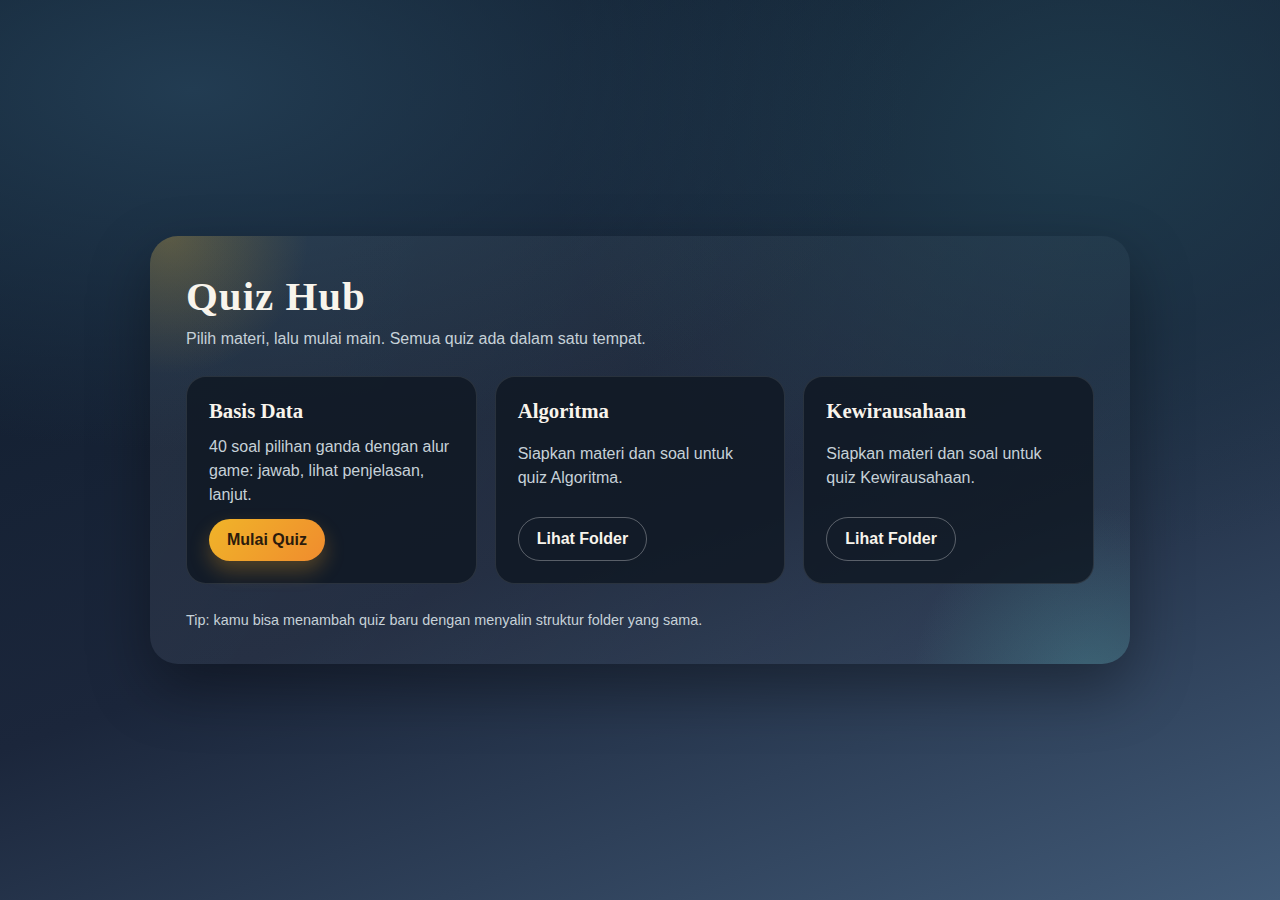
<file: index.html>
<!doctype html>
<html lang="id">
<head>
  <meta charset="utf-8" />
  <meta name="viewport" content="width=device-width, initial-scale=1" />
  <title>Quiz Hub</title>
  <style>
    :root {
      --bg-1: #0d1b2a;
      --bg-2: #1b263b;
      --bg-3: #415a77;
      --ink: #f8f4ec;
      --muted: #c6d1d8;
      --accent: #f0b429;
      --accent-2: #5bc0be;
      --card: rgba(15, 23, 34, 0.82);
      --glass: rgba(255, 255, 255, 0.08);
      --shadow: 0 24px 60px rgba(0, 0, 0, 0.35);
      --radius: 20px;
    }

    * { box-sizing: border-box; }
    html, body { height: 100%; }

    body {
      margin: 0;
      font-family: "Palatino Linotype", "Book Antiqua", Palatino, serif;
      color: var(--ink);
      background:
        radial-gradient(1200px 600px at 15% 10%, #223c52 0%, transparent 60%),
        radial-gradient(900px 700px at 85% 15%, #1e3a4c 0%, transparent 60%),
        linear-gradient(160deg, var(--bg-1), var(--bg-2) 55%, var(--bg-3));
      display: grid;
      place-items: center;
      padding: clamp(18px, 3vw, 32px);
    }

    .shell {
      width: min(980px, 100%);
      background: linear-gradient(120deg, rgba(255, 255, 255, 0.06), rgba(255, 255, 255, 0.02));
      border-radius: clamp(18px, 3vw, 28px);
      box-shadow: var(--shadow);
      padding: clamp(20px, 3.5vw, 36px);
      position: relative;
      overflow: hidden;
    }

    .shell::before,
    .shell::after {
      content: "";
      position: absolute;
      border-radius: 999px;
      opacity: 0.25;
      z-index: 0;
    }

    .shell::before {
      width: 280px;
      height: 280px;
      background: radial-gradient(circle, var(--accent), transparent 70%);
      top: -140px;
      left: -120px;
    }

    .shell::after {
      width: 360px;
      height: 360px;
      background: radial-gradient(circle, var(--accent-2), transparent 70%);
      bottom: -200px;
      right: -140px;
    }

    .content {
      position: relative;
      z-index: 1;
      display: grid;
      gap: clamp(20px, 3vw, 28px);
    }

    header h1 {
      margin: 0;
      font-size: clamp(2.1rem, 3.2vw, 2.8rem);
      letter-spacing: 1px;
    }

    header p {
      margin: 10px 0 0;
      color: var(--muted);
      font-size: clamp(0.95rem, 2.6vw, 1rem);
      font-family: "Trebuchet MS", "Lucida Sans", "Lucida Grande", sans-serif;
    }

    .grid {
      display: grid;
      gap: clamp(14px, 3vw, 18px);
      grid-template-columns: repeat(auto-fit, minmax(240px, 1fr));
    }

    .card {
      background: var(--card);
      border-radius: var(--radius);
      padding: clamp(18px, 3vw, 22px);
      border: 1px solid rgba(255, 255, 255, 0.1);
      display: grid;
      gap: 12px;
      min-height: 180px;
    }

    .card h2 {
      margin: 0;
      font-size: 1.3rem;
    }

    .card p {
      margin: 0;
      color: var(--muted);
      font-family: "Trebuchet MS", "Lucida Sans", "Lucida Grande", sans-serif;
      line-height: 1.5;
    }

    .actions {
      margin-top: auto;
    }

    .btn {
      display: inline-flex;
      align-items: center;
      gap: 8px;
      padding: clamp(10px, 2.4vw, 12px) clamp(16px, 3.2vw, 18px);
      border-radius: 999px;
      text-decoration: none;
      font-family: "Trebuchet MS", "Lucida Sans", "Lucida Grande", sans-serif;
      font-weight: 600;
      color: #2b1b0c;
      background: linear-gradient(130deg, var(--accent), #f08c2e);
      box-shadow: 0 10px 20px rgba(245, 166, 35, 0.28);
    }

    .btn.ghost {
      background: transparent;
      color: var(--ink);
      border: 1px solid rgba(255, 255, 255, 0.3);
      box-shadow: none;
    }

    footer {
      color: var(--muted);
      font-size: 0.9rem;
      font-family: "Trebuchet MS", "Lucida Sans", "Lucida Grande", sans-serif;
    }

    @media (max-width: 720px) {
      .card { min-height: 0; }
    }
  </style>
</head>
<body>
  <main class="shell">
    <div class="content">
      <header>
        <h1>Quiz Hub</h1>
        <p>Pilih materi, lalu mulai main. Semua quiz ada dalam satu tempat.</p>
      </header>

      <section class="grid">
        <article class="card">
          <h2>Basis Data</h2>
          <p>40 soal pilihan ganda dengan alur game: jawab, lihat penjelasan, lanjut.</p>
          <div class="actions">
            <a class="btn" href="BasisData/index.html">Mulai Quiz</a>
          </div>
        </article>

        <article class="card">
          <h2>Algoritma</h2>
          <p>Siapkan materi dan soal untuk quiz Algoritma.</p>
          <div class="actions">
            <a class="btn ghost" href="Algoritma/index.html">Lihat Folder</a>
          </div>
        </article>

        <article class="card">
          <h2>Kewirausahaan</h2>
          <p>Siapkan materi dan soal untuk quiz Kewirausahaan.</p>
          <div class="actions">
            <a class="btn ghost" href="Kewirausahaan/index.html">Lihat Folder</a>
          </div>
        </article>
      </section>

      <footer>Tip: kamu bisa menambah quiz baru dengan menyalin struktur folder yang sama.</footer>
    </div>
  </main>
</body>
</html>
</file>
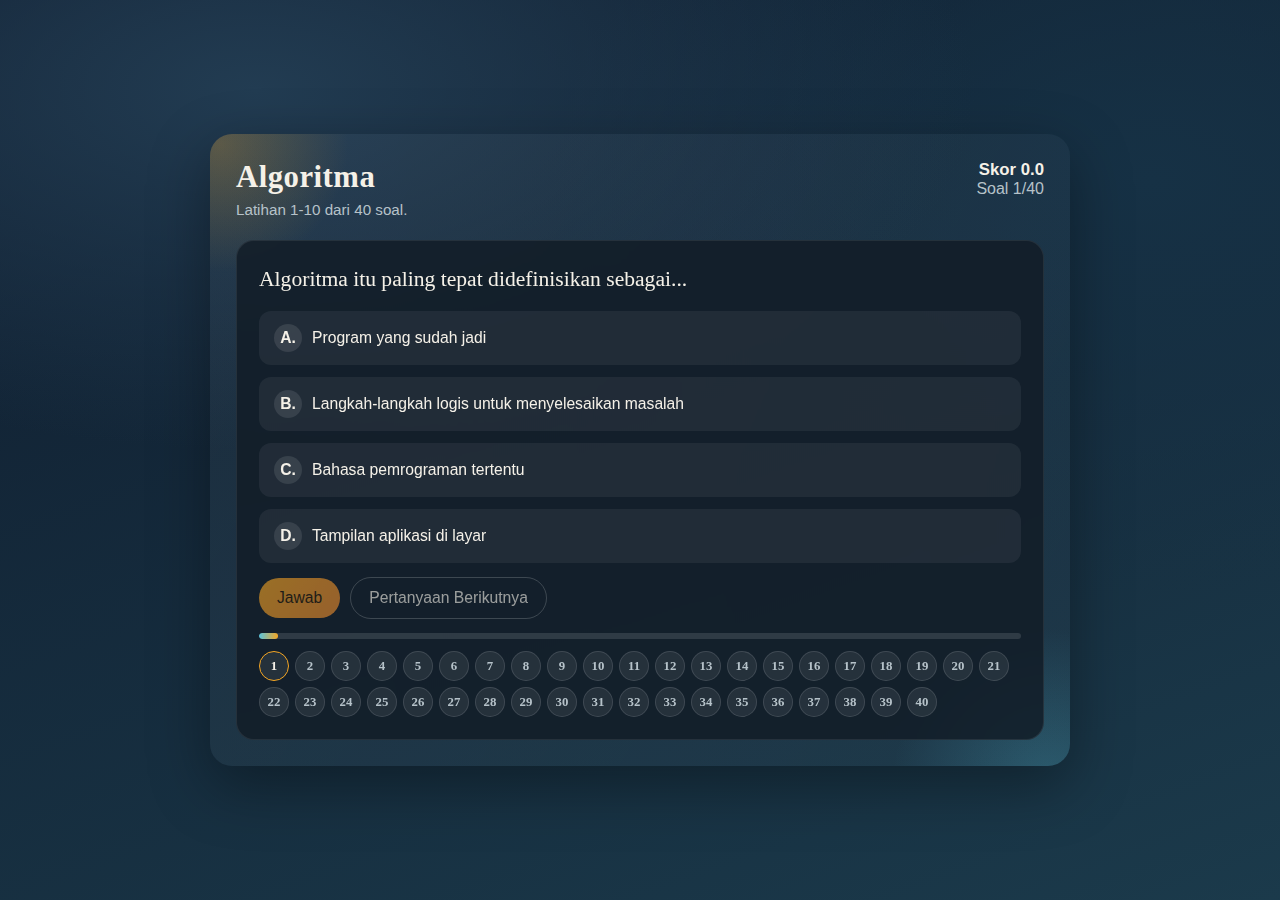
<file: Algoritma/index.html>
<!doctype html>
<html lang="id">

<head>
    <meta charset="utf-8" />
    <meta name="viewport" content="width=device-width, initial-scale=1" />
    <title>Quiz Algoritma</title>
    <link rel="stylesheet" href="styles.css" />
</head>

<body>
    <main class="stage">
        <div class="content">
            <header>
                <div class="brand">
          <h1>Algoritma</h1>
          <p>Latihan 1-10 dari 40 soal.</p>
                </div>
                <div class="stats">
                    <strong id="score">Skor 0</strong>
                    <span id="counter">Soal 1/1</span>
                </div>
            </header>

            <section class="card" id="quiz-card">
                <div class="question" id="question">Memuat pertanyaan...</div>
                <div class="options" id="options"></div>
                <div class="explanation" id="explanation" hidden></div>
                <div class="actions">
                    <button class="primary" id="submit" disabled>Jawab</button>
                    <button class="ghost" id="next" disabled>Pertanyaan Berikutnya</button>
                </div>
                <div class="progress">
                    <div class="bar" id="progress-bar" style="width: 0%"></div>
                </div>
                <div class="indicator" id="indicator"></div>
            </section>

            <section class="card finish" id="finish">
                <h2>Game Selesai!</h2>
                <p id="final-text">Skor akhir: 0</p>
                <div class="summary" id="summary"></div>
                <div class="review" id="review"></div>
                <div class="actions" style="justify-content: center;">
                    <button class="primary" id="restart">Main Lagi</button>
                </div>
            </section>
        </div>
    </main>

    <script src="app.js"></script>
</body>

</html>
</file>
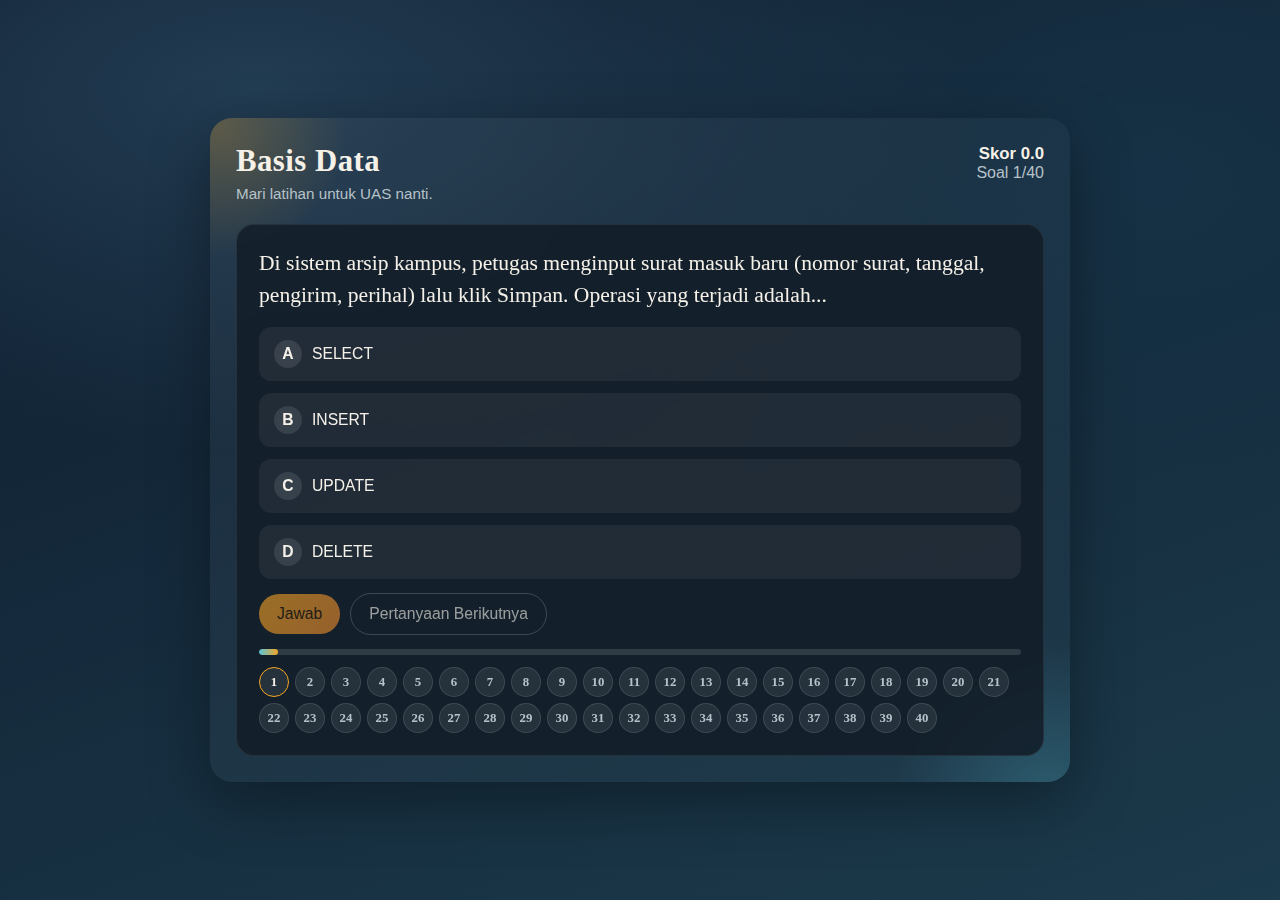
<file: BasisData/index.html>
<!doctype html>
<html lang="id">

<head>
    <meta charset="utf-8" />
    <meta name="viewport" content="width=device-width, initial-scale=1" />
    <title>Quiz Adventure</title>
    <link rel="stylesheet" href="styles.css" />
</head>

<body>
    <main class="stage">
        <div class="content">
            <header>
                <div class="brand">
          <h1>Basis Data</h1>
          <p>Mari latihan untuk UAS nanti.</p>
                </div>
                <div class="stats">
                    <strong id="score">Skor 0</strong>
                    <span id="counter">Soal 1/1</span>
                </div>
            </header>

            <section class="card" id="quiz-card">
                <p class="question" id="question">Memuat pertanyaan...</p>
                <div class="options" id="options"></div>
                <div class="explanation" id="explanation" hidden></div>
                <div class="actions">
                    <button class="primary" id="submit" disabled>Jawab</button>
                    <button class="ghost" id="next" disabled>Pertanyaan Berikutnya</button>
                </div>
                <div class="progress">
                    <div class="bar" id="progress-bar" style="width: 0%"></div>
                </div>
                <div class="indicator" id="indicator"></div>
            </section>

            <section class="card finish" id="finish">
                <h2>Game Selesai!</h2>
                <p id="final-text">Skor akhir: 0</p>
                <div class="summary" id="summary"></div>
                <div class="review" id="review"></div>
                <div class="actions" style="justify-content: center;">
                    <button class="primary" id="restart">Main Lagi</button>
                </div>
            </section>
        </div>
    </main>

    <script src="app.js"></script>
</body>

</html>
</file>
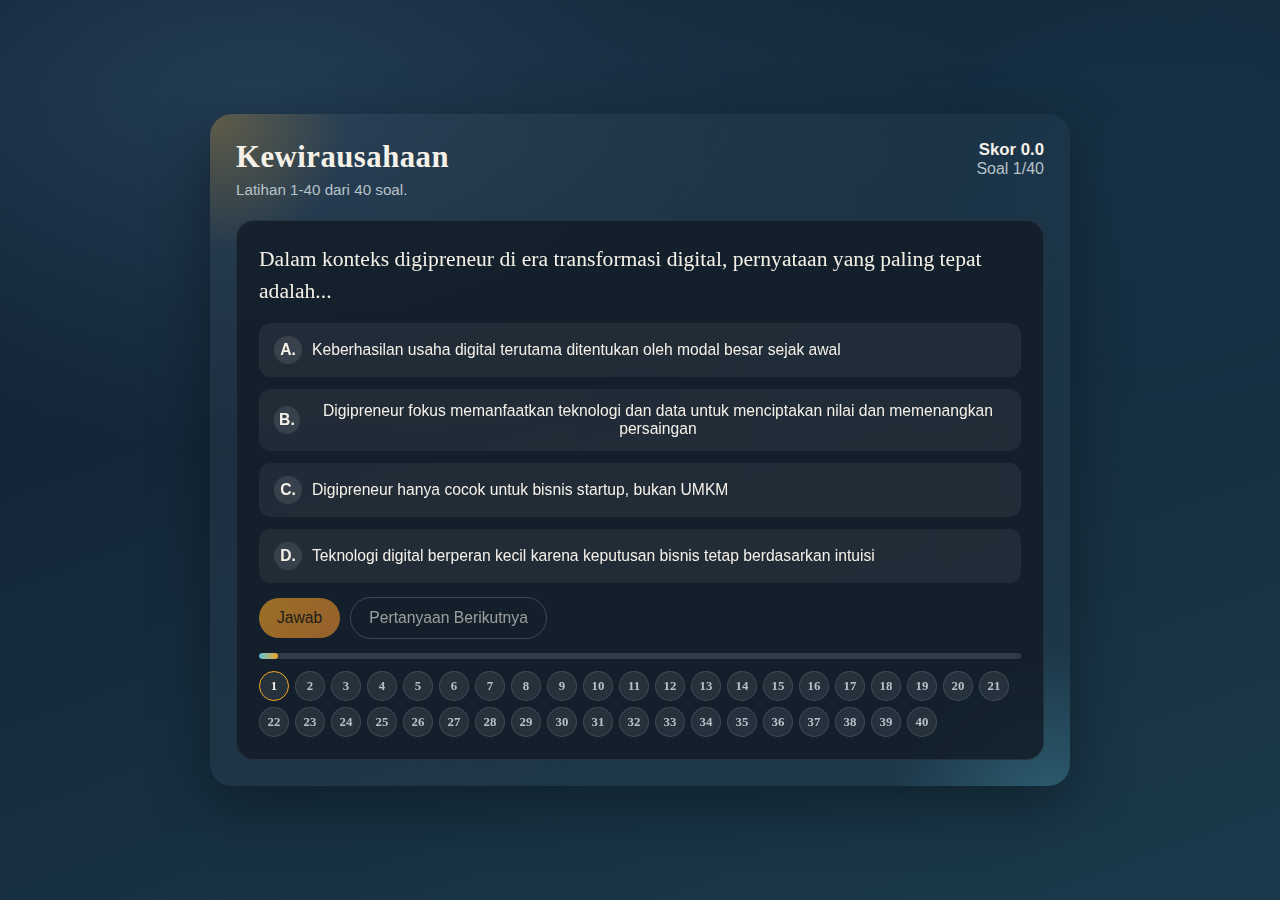
<file: Kewirausahaan/index.html>
﻿<!doctype html>
<html lang="id">

<head>
    <meta charset="utf-8" />
    <meta name="viewport" content="width=device-width, initial-scale=1" />
    <title>Quiz Kewirausahaan</title>
    <link rel="stylesheet" href="styles.css" />
</head>

<body>
    <main class="stage">
        <div class="content">
            <header>
                <div class="brand">
                    <h1>Kewirausahaan</h1>
                    <p>Latihan 1-40 dari 40 soal.</p>
                </div>
                <div class="stats">
                    <strong id="score">Skor 0</strong>
                    <span id="counter">Soal 1/1</span>
                </div>
            </header>

            <section class="card" id="quiz-card">
                <div class="question" id="question">Memuat pertanyaan...</div>
                <div class="options" id="options"></div>
                <div class="explanation" id="explanation" hidden></div>
                <div class="actions">
                    <button class="primary" id="submit" disabled>Jawab</button>
                    <button class="ghost" id="next" disabled>Pertanyaan Berikutnya</button>
                </div>
                <div class="progress">
                    <div class="bar" id="progress-bar" style="width: 0%"></div>
                </div>
                <div class="indicator" id="indicator"></div>
            </section>

            <section class="card finish" id="finish">
                <h2>Game Selesai!</h2>
                <p id="final-text">Skor akhir: 0</p>
                <div class="summary" id="summary"></div>
                <div class="review" id="review"></div>
                <div class="actions" style="justify-content: center;">
                    <button class="primary" id="restart">Main Lagi</button>
                </div>
            </section>
        </div>
    </main>

    <script src="app.js"></script>
</body>

</html>
</file>
<file: Algoritma/styles.css>
:root {
            --bg-1: #0f1c2e;
            --bg-2: #1b3a4b;
            --ink: #f5f1e8;
            --muted: #b6c2c9;
            --accent: #f5a623;
            --accent-2: #58c4dd;
            --good: #4dd49a;
            --bad: #ff6b6b;
            --card: rgba(18, 28, 39, 0.85);
            --glass: rgba(255, 255, 255, 0.06);
            --shadow: 0 20px 60px rgba(0, 0, 0, 0.35);
            --radius: 18px;
        }

        * {
            box-sizing: border-box;
        }

        html,
        body {
            height: 100%;
        }

        body {
            margin: 0;
            font-family: "Palatino Linotype", "Book Antiqua", Palatino, serif;
            color: var(--ink);
            background: radial-gradient(1200px 600px at 20% 10%, #223c52 0%, transparent 60%),
                radial-gradient(1000px 700px at 90% 20%, #163145 0%, transparent 60%),
                linear-gradient(160deg, var(--bg-1), var(--bg-2));
            display: grid;
            place-items: center;
            padding: clamp(12px, 2.2vw, 22px);
            overflow-x: hidden;
        }

        .stage {
            width: min(860px, 100%);
            position: relative;
            padding: clamp(16px, 2.6vw, 26px);
            border-radius: clamp(16px, 2.4vw, 22px);
            background: linear-gradient(120deg, rgba(255, 255, 255, 0.04), rgba(255, 255, 255, 0.02));
            box-shadow: var(--shadow);
            overflow: hidden;
        }

        .stage::before,
        .stage::after {
            content: "";
            position: absolute;
            border-radius: 50%;
            opacity: 0.25;
            z-index: 0;
        }

        .stage::before {
            width: 260px;
            height: 260px;
            background: radial-gradient(circle, var(--accent), transparent 70%);
            top: -120px;
            left: -120px;
            animation: float 10s ease-in-out infinite;
        }

        .stage::after {
            width: 320px;
            height: 320px;
            background: radial-gradient(circle, var(--accent-2), transparent 70%);
            bottom: -180px;
            right: -140px;
            animation: float 12s ease-in-out infinite reverse;
        }

        .content {
            position: relative;
            z-index: 1;
            display: grid;
            gap: clamp(16px, 2.6vw, 22px);
        }

        header {
            display: flex;
            align-items: flex-start;
            justify-content: space-between;
            gap: 16px;
            flex-wrap: wrap;
        }

        .brand h1 {
            margin: 0;
            font-size: clamp(1.7rem, 2.4vw, 2.2rem);
            letter-spacing: 0.5px;
        }

        .brand p {
            margin: 6px 0 0;
            color: var(--muted);
            font-size: clamp(0.88rem, 1.8vw, 0.95rem);
            font-family: "Trebuchet MS", "Lucida Sans", "Lucida Grande", sans-serif;
        }

        .stats {
            text-align: right;
            font-family: "Trebuchet MS", "Lucida Sans", "Lucida Grande", sans-serif;
            color: var(--muted);
        }

        .stats strong {
            display: block;
            color: var(--ink);
            font-size: clamp(0.95rem, 2vw, 1.05rem);
        }

.card {
    background: var(--card);
    border-radius: var(--radius);
    padding: clamp(14px, 2.4vw, 22px);
    border: 1px solid rgba(255, 255, 255, 0.08);
    backdrop-filter: blur(6px);
    animation: rise 0.6s ease;
}

#quiz-card {
    max-height: 80vh;
    overflow: auto;
}

.question {
    font-size: clamp(1.05rem, 2.1vw, 1.35rem);
    line-height: 1.5;
    margin: 0 0 clamp(12px, 2vw, 16px);
}

.question.rich {
    display: grid;
    gap: 12px;
}

.code-card {
    background: rgba(0, 0, 0, 0.35);
    border-radius: 14px;
    padding: 12px 14px;
    border: 1px solid rgba(255, 255, 255, 0.08);
    font-family: "Cascadia Code", "Fira Code", "Consolas", "Courier New", monospace;
    font-size: 0.95rem;
    width: 100%;
    overflow: auto;
}

.code-header {
    display: flex;
    align-items: center;
    justify-content: space-between;
    color: var(--muted);
    font-size: 0.82rem;
    margin-bottom: 10px;
}

.code-header .code-lang {
    text-transform: lowercase;
    letter-spacing: 0.6px;
}

.copy-btn {
    background: rgba(255, 255, 255, 0.08);
    border: 1px solid rgba(255, 255, 255, 0.18);
    color: var(--ink);
    border-radius: 999px;
    padding: 6px 10px;
    font-size: 0.78rem;
    font-family: "Trebuchet MS", "Lucida Sans", "Lucida Grande", sans-serif;
}

.code-block {
    margin: 0;
    white-space: pre;
    color: #f3f3f3;
}

        .options {
            display: grid;
            gap: clamp(8px, 1.8vw, 12px);
        }

        .option {
            display: flex;
            align-items: center;
            gap: 10px;
            padding: clamp(10px, 2vw, 12px) clamp(12px, 2.4vw, 14px);
            background: var(--glass);
            color: var(--ink);
            border: 1px solid transparent;
            border-radius: 12px;
            cursor: pointer;
            transition: transform 0.2s ease, border-color 0.2s ease, background 0.2s ease;
            font-family: "Trebuchet MS", "Lucida Sans", "Lucida Grande", sans-serif;
        }

        .option:hover {
            transform: translateY(-2px);
            border-color: rgba(255, 255, 255, 0.3);
        }

        .option.selected {
            border-color: var(--accent);
            background: rgba(245, 166, 35, 0.12);
        }

        .option.correct {
            border-color: var(--good);
            background: rgba(77, 212, 154, 0.15);
        }

        .option.wrong {
            border-color: var(--bad);
            background: rgba(255, 107, 107, 0.12);
        }

.option span {
    width: clamp(24px, 5.6vw, 28px);
    height: clamp(24px, 5.6vw, 28px);
    border-radius: 50%;
    display: grid;
    place-items: center;
    background: rgba(255, 255, 255, 0.1);
    font-weight: 700;
}

.option-code {
    flex-direction: column;
    align-items: stretch;
    gap: 10px;
}

.option-code .option-letter {
    width: auto;
    height: auto;
    border-radius: 8px;
    padding: 2px 8px;
    background: rgba(255, 255, 255, 0.12);
    align-self: flex-start;
    font-size: 0.82rem;
}

.option-code .option-code-card {
    margin: 0;
}

        .actions {
            display: flex;
            flex-wrap: wrap;
            gap: 10px;
            align-items: center;
            margin-top: clamp(10px, 2.2vw, 14px);
        }

        button {
            border: none;
            border-radius: 999px;
            padding: clamp(9px, 2.2vw, 11px) clamp(14px, 3vw, 18px);
            font-size: clamp(0.85rem, 2.4vw, 0.98rem);
            cursor: pointer;
            font-family: "Trebuchet MS", "Lucida Sans", "Lucida Grande", sans-serif;
            transition: transform 0.2s ease, box-shadow 0.2s ease;
        }

        button:disabled {
            opacity: 0.6;
            cursor: not-allowed;
            transform: none;
            box-shadow: none;
        }

        .primary {
            background: linear-gradient(130deg, var(--accent), #f08c2e);
            color: #2b1b0c;
            box-shadow: 0 10px 20px rgba(245, 166, 35, 0.3);
        }

        .ghost {
            background: transparent;
            border: 1px solid rgba(255, 255, 255, 0.3);
            color: var(--ink);
        }

        button:hover:not(:disabled) {
            transform: translateY(-2px);
        }

        .explanation {
            margin-top: clamp(10px, 2.2vw, 14px);
            padding: clamp(12px, 2.4vw, 16px) clamp(14px, 2.6vw, 18px);
            border-radius: 12px;
            background: rgba(255, 255, 255, 0.06);
            border: 1px solid rgba(255, 255, 255, 0.08);
            color: var(--muted);
            font-family: "Trebuchet MS", "Lucida Sans", "Lucida Grande", sans-serif;
            animation: fadeIn 0.4s ease;
        }

        .progress {
            height: 6px;
            border-radius: 999px;
            background: rgba(255, 255, 255, 0.12);
            overflow: hidden;
            margin-top: clamp(10px, 2.2vw, 14px);
        }

        .bar {
            height: 100%;
            background: linear-gradient(90deg, var(--accent-2), var(--accent));
            border-radius: inherit;
            transition: width 0.4s ease;
        }

        .indicator {
            display: flex;
            flex-wrap: wrap;
            gap: 6px;
            margin-top: clamp(10px, 2.2vw, 12px);
        }

        .indicator-item {
            width: clamp(24px, 6vw, 30px);
            height: clamp(24px, 6vw, 30px);
            border-radius: 999px;
            display: grid;
            place-items: center;
            font-size: clamp(0.68rem, 2.2vw, 0.8rem);
            font-weight: 700;
            background: rgba(255, 255, 255, 0.08);
            color: var(--muted);
            border: 1px solid rgba(255, 255, 255, 0.12);
        }

        .indicator-item.current {
            border-color: var(--accent);
            color: var(--ink);
        }

        .indicator-item.correct {
            background: rgba(77, 212, 154, 0.2);
            border-color: var(--good);
            color: var(--good);
        }

        .indicator-item.wrong {
            background: rgba(255, 107, 107, 0.2);
            border-color: var(--bad);
            color: var(--bad);
        }

        .finish {
            text-align: center;
            display: none;
        }

        .summary {
            display: grid;
            gap: 12px;
            margin: 20px 0;
            color: var(--muted);
            font-family: "Trebuchet MS", "Lucida Sans", "Lucida Grande", sans-serif;
        }

        .review {
            text-align: left;
            margin-top: 18px;
            display: grid;
            gap: 14px;
        }

        .review-item {
            padding: 14px 16px;
            border-radius: 12px;
            background: rgba(255, 255, 255, 0.04);
            border: 1px solid rgba(255, 255, 255, 0.08);
        }

        .review-item h3 {
            margin: 0 0 8px;
            font-size: 1.05rem;
        }

        .review-item p {
            margin: 6px 0;
            color: var(--muted);
            font-family: "Trebuchet MS", "Lucida Sans", "Lucida Grande", sans-serif;
        }

        .tag {
            display: inline-block;
            padding: 2px 10px;
            border-radius: 999px;
            font-size: 0.85rem;
            margin-left: 6px;
        }

        .tag.good {
            background: rgba(77, 212, 154, 0.2);
            color: var(--good);
        }

        .tag.bad {
            background: rgba(255, 107, 107, 0.2);
            color: var(--bad);
        }

        @keyframes rise {
            from {
                transform: translateY(18px);
                opacity: 0;
            }

            to {
                transform: translateY(0);
                opacity: 1;
            }
        }

        @keyframes float {

            0%,
            100% {
                transform: translate(0, 0);
            }

            50% {
                transform: translate(10px, -12px);
            }
        }

        @keyframes fadeIn {
            from {
                opacity: 0;
                transform: translateY(8px);
            }

            to {
                opacity: 1;
                transform: translateY(0);
            }
        }

        @media (max-width: 720px) {
            header {
                flex-direction: column;
                align-items: flex-start;
            }

            .stats {
                text-align: left;
                width: 100%;
            }
        }

        @media (max-width: 520px) {
            .indicator {
                gap: 6px;
            }

            .option {
                align-items: flex-start;
            }
        }
</file>
<file: BasisData/styles.css>
:root {
            --bg-1: #0f1c2e;
            --bg-2: #1b3a4b;
            --ink: #f5f1e8;
            --muted: #b6c2c9;
            --accent: #f5a623;
            --accent-2: #58c4dd;
            --good: #4dd49a;
            --bad: #ff6b6b;
            --card: rgba(18, 28, 39, 0.85);
            --glass: rgba(255, 255, 255, 0.06);
            --shadow: 0 20px 60px rgba(0, 0, 0, 0.35);
            --radius: 18px;
        }

        * {
            box-sizing: border-box;
        }

        html,
        body {
            height: 100%;
        }

        body {
            margin: 0;
            font-family: "Palatino Linotype", "Book Antiqua", Palatino, serif;
            color: var(--ink);
            background: radial-gradient(1200px 600px at 20% 10%, #223c52 0%, transparent 60%),
                radial-gradient(1000px 700px at 90% 20%, #163145 0%, transparent 60%),
                linear-gradient(160deg, var(--bg-1), var(--bg-2));
            display: grid;
            place-items: center;
            padding: clamp(12px, 2.2vw, 22px);
            overflow-x: hidden;
        }

        .stage {
            width: min(860px, 100%);
            position: relative;
            padding: clamp(16px, 2.6vw, 26px);
            border-radius: clamp(16px, 2.4vw, 22px);
            background: linear-gradient(120deg, rgba(255, 255, 255, 0.04), rgba(255, 255, 255, 0.02));
            box-shadow: var(--shadow);
            overflow: hidden;
        }

        .stage::before,
        .stage::after {
            content: "";
            position: absolute;
            border-radius: 50%;
            opacity: 0.25;
            z-index: 0;
        }

        .stage::before {
            width: 260px;
            height: 260px;
            background: radial-gradient(circle, var(--accent), transparent 70%);
            top: -120px;
            left: -120px;
            animation: float 10s ease-in-out infinite;
        }

        .stage::after {
            width: 320px;
            height: 320px;
            background: radial-gradient(circle, var(--accent-2), transparent 70%);
            bottom: -180px;
            right: -140px;
            animation: float 12s ease-in-out infinite reverse;
        }

        .content {
            position: relative;
            z-index: 1;
            display: grid;
            gap: clamp(16px, 2.6vw, 22px);
        }

        header {
            display: flex;
            align-items: flex-start;
            justify-content: space-between;
            gap: 16px;
            flex-wrap: wrap;
        }

        .brand h1 {
            margin: 0;
            font-size: clamp(1.7rem, 2.4vw, 2.2rem);
            letter-spacing: 0.5px;
        }

        .brand p {
            margin: 6px 0 0;
            color: var(--muted);
            font-size: clamp(0.88rem, 1.8vw, 0.95rem);
            font-family: "Trebuchet MS", "Lucida Sans", "Lucida Grande", sans-serif;
        }

        .stats {
            text-align: right;
            font-family: "Trebuchet MS", "Lucida Sans", "Lucida Grande", sans-serif;
            color: var(--muted);
        }

        .stats strong {
            display: block;
            color: var(--ink);
            font-size: clamp(0.95rem, 2vw, 1.05rem);
        }

        .card {
            background: var(--card);
            border-radius: var(--radius);
            padding: clamp(14px, 2.4vw, 22px);
            border: 1px solid rgba(255, 255, 255, 0.08);
            backdrop-filter: blur(6px);
            animation: rise 0.6s ease;
        }

        .question {
            font-size: clamp(1.05rem, 2.1vw, 1.35rem);
            line-height: 1.5;
            margin: 0 0 clamp(12px, 2vw, 16px);
        }

        .options {
            display: grid;
            gap: clamp(8px, 1.8vw, 12px);
        }

        .option {
            display: flex;
            align-items: center;
            gap: 10px;
            padding: clamp(10px, 2vw, 12px) clamp(12px, 2.4vw, 14px);
            background: var(--glass);
            color: var(--ink);
            border: 1px solid transparent;
            border-radius: 12px;
            cursor: pointer;
            transition: transform 0.2s ease, border-color 0.2s ease, background 0.2s ease;
            font-family: "Trebuchet MS", "Lucida Sans", "Lucida Grande", sans-serif;
        }

        .option:hover {
            transform: translateY(-2px);
            border-color: rgba(255, 255, 255, 0.3);
        }

        .option.selected {
            border-color: var(--accent);
            background: rgba(245, 166, 35, 0.12);
        }

        .option.correct {
            border-color: var(--good);
            background: rgba(77, 212, 154, 0.15);
        }

        .option.wrong {
            border-color: var(--bad);
            background: rgba(255, 107, 107, 0.12);
        }

        .option span {
            width: clamp(24px, 5.6vw, 28px);
            height: clamp(24px, 5.6vw, 28px);
            border-radius: 50%;
            display: grid;
            place-items: center;
            background: rgba(255, 255, 255, 0.1);
            font-weight: 700;
        }

        .actions {
            display: flex;
            flex-wrap: wrap;
            gap: 10px;
            align-items: center;
            margin-top: clamp(10px, 2.2vw, 14px);
        }

        button {
            border: none;
            border-radius: 999px;
            padding: clamp(9px, 2.2vw, 11px) clamp(14px, 3vw, 18px);
            font-size: clamp(0.85rem, 2.4vw, 0.98rem);
            cursor: pointer;
            font-family: "Trebuchet MS", "Lucida Sans", "Lucida Grande", sans-serif;
            transition: transform 0.2s ease, box-shadow 0.2s ease;
        }

        button:disabled {
            opacity: 0.6;
            cursor: not-allowed;
            transform: none;
            box-shadow: none;
        }

        .primary {
            background: linear-gradient(130deg, var(--accent), #f08c2e);
            color: #2b1b0c;
            box-shadow: 0 10px 20px rgba(245, 166, 35, 0.3);
        }

        .ghost {
            background: transparent;
            border: 1px solid rgba(255, 255, 255, 0.3);
            color: var(--ink);
        }

        button:hover:not(:disabled) {
            transform: translateY(-2px);
        }

        .explanation {
            margin-top: clamp(10px, 2.2vw, 14px);
            padding: clamp(12px, 2.4vw, 16px) clamp(14px, 2.6vw, 18px);
            border-radius: 12px;
            background: rgba(255, 255, 255, 0.06);
            border: 1px solid rgba(255, 255, 255, 0.08);
            color: var(--muted);
            font-family: "Trebuchet MS", "Lucida Sans", "Lucida Grande", sans-serif;
            animation: fadeIn 0.4s ease;
        }

        .progress {
            height: 6px;
            border-radius: 999px;
            background: rgba(255, 255, 255, 0.12);
            overflow: hidden;
            margin-top: clamp(10px, 2.2vw, 14px);
        }

        .bar {
            height: 100%;
            background: linear-gradient(90deg, var(--accent-2), var(--accent));
            border-radius: inherit;
            transition: width 0.4s ease;
        }

        .indicator {
            display: flex;
            flex-wrap: wrap;
            gap: 6px;
            margin-top: clamp(10px, 2.2vw, 12px);
        }

        .indicator-item {
            width: clamp(24px, 6vw, 30px);
            height: clamp(24px, 6vw, 30px);
            border-radius: 999px;
            display: grid;
            place-items: center;
            font-size: clamp(0.68rem, 2.2vw, 0.8rem);
            font-weight: 700;
            background: rgba(255, 255, 255, 0.08);
            color: var(--muted);
            border: 1px solid rgba(255, 255, 255, 0.12);
        }

        .indicator-item.current {
            border-color: var(--accent);
            color: var(--ink);
        }

        .indicator-item.correct {
            background: rgba(77, 212, 154, 0.2);
            border-color: var(--good);
            color: var(--good);
        }

        .indicator-item.wrong {
            background: rgba(255, 107, 107, 0.2);
            border-color: var(--bad);
            color: var(--bad);
        }

        .finish {
            text-align: center;
            display: none;
        }

        .summary {
            display: grid;
            gap: 12px;
            margin: 20px 0;
            color: var(--muted);
            font-family: "Trebuchet MS", "Lucida Sans", "Lucida Grande", sans-serif;
        }

        .review {
            text-align: left;
            margin-top: 18px;
            display: grid;
            gap: 14px;
        }

        .review-item {
            padding: 14px 16px;
            border-radius: 12px;
            background: rgba(255, 255, 255, 0.04);
            border: 1px solid rgba(255, 255, 255, 0.08);
        }

        .review-item h3 {
            margin: 0 0 8px;
            font-size: 1.05rem;
        }

        .review-item p {
            margin: 6px 0;
            color: var(--muted);
            font-family: "Trebuchet MS", "Lucida Sans", "Lucida Grande", sans-serif;
        }

        .tag {
            display: inline-block;
            padding: 2px 10px;
            border-radius: 999px;
            font-size: 0.85rem;
            margin-left: 6px;
        }

        .tag.good {
            background: rgba(77, 212, 154, 0.2);
            color: var(--good);
        }

        .tag.bad {
            background: rgba(255, 107, 107, 0.2);
            color: var(--bad);
        }

        @keyframes rise {
            from {
                transform: translateY(18px);
                opacity: 0;
            }

            to {
                transform: translateY(0);
                opacity: 1;
            }
        }

        @keyframes float {

            0%,
            100% {
                transform: translate(0, 0);
            }

            50% {
                transform: translate(10px, -12px);
            }
        }

        @keyframes fadeIn {
            from {
                opacity: 0;
                transform: translateY(8px);
            }

            to {
                opacity: 1;
                transform: translateY(0);
            }
        }

        @media (max-width: 720px) {
            header {
                flex-direction: column;
                align-items: flex-start;
            }

            .stats {
                text-align: left;
                width: 100%;
            }
        }

        @media (max-width: 520px) {
            .indicator {
                gap: 6px;
            }

            .option {
                align-items: flex-start;
            }
        }
</file>
<file: Kewirausahaan/styles.css>
:root {
            --bg-1: #0f1c2e;
            --bg-2: #1b3a4b;
            --ink: #f5f1e8;
            --muted: #b6c2c9;
            --accent: #f5a623;
            --accent-2: #58c4dd;
            --good: #4dd49a;
            --bad: #ff6b6b;
            --card: rgba(18, 28, 39, 0.85);
            --glass: rgba(255, 255, 255, 0.06);
            --shadow: 0 20px 60px rgba(0, 0, 0, 0.35);
            --radius: 18px;
        }

        * {
            box-sizing: border-box;
        }

        html,
        body {
            height: 100%;
        }

        body {
            margin: 0;
            font-family: "Palatino Linotype", "Book Antiqua", Palatino, serif;
            color: var(--ink);
            background: radial-gradient(1200px 600px at 20% 10%, #223c52 0%, transparent 60%),
                radial-gradient(1000px 700px at 90% 20%, #163145 0%, transparent 60%),
                linear-gradient(160deg, var(--bg-1), var(--bg-2));
            display: grid;
            place-items: center;
            padding: clamp(12px, 2.2vw, 22px);
            overflow-x: hidden;
        }

        .stage {
            width: min(860px, 100%);
            position: relative;
            padding: clamp(16px, 2.6vw, 26px);
            border-radius: clamp(16px, 2.4vw, 22px);
            background: linear-gradient(120deg, rgba(255, 255, 255, 0.04), rgba(255, 255, 255, 0.02));
            box-shadow: var(--shadow);
            overflow: hidden;
        }

        .stage::before,
        .stage::after {
            content: "";
            position: absolute;
            border-radius: 50%;
            opacity: 0.25;
            z-index: 0;
        }

        .stage::before {
            width: 260px;
            height: 260px;
            background: radial-gradient(circle, var(--accent), transparent 70%);
            top: -120px;
            left: -120px;
            animation: float 10s ease-in-out infinite;
        }

        .stage::after {
            width: 320px;
            height: 320px;
            background: radial-gradient(circle, var(--accent-2), transparent 70%);
            bottom: -180px;
            right: -140px;
            animation: float 12s ease-in-out infinite reverse;
        }

        .content {
            position: relative;
            z-index: 1;
            display: grid;
            gap: clamp(16px, 2.6vw, 22px);
        }

        header {
            display: flex;
            align-items: flex-start;
            justify-content: space-between;
            gap: 16px;
            flex-wrap: wrap;
        }

        .brand h1 {
            margin: 0;
            font-size: clamp(1.7rem, 2.4vw, 2.2rem);
            letter-spacing: 0.5px;
        }

        .brand p {
            margin: 6px 0 0;
            color: var(--muted);
            font-size: clamp(0.88rem, 1.8vw, 0.95rem);
            font-family: "Trebuchet MS", "Lucida Sans", "Lucida Grande", sans-serif;
        }

        .stats {
            text-align: right;
            font-family: "Trebuchet MS", "Lucida Sans", "Lucida Grande", sans-serif;
            color: var(--muted);
        }

        .stats strong {
            display: block;
            color: var(--ink);
            font-size: clamp(0.95rem, 2vw, 1.05rem);
        }

.card {
    background: var(--card);
    border-radius: var(--radius);
    padding: clamp(14px, 2.4vw, 22px);
    border: 1px solid rgba(255, 255, 255, 0.08);
    backdrop-filter: blur(6px);
    animation: rise 0.6s ease;
}

#quiz-card {
    max-height: 80vh;
    overflow: auto;
}

.question {
    font-size: clamp(1.05rem, 2.1vw, 1.35rem);
    line-height: 1.5;
    margin: 0 0 clamp(12px, 2vw, 16px);
}

.question.rich {
    display: grid;
    gap: 12px;
}

.code-card {
    background: rgba(0, 0, 0, 0.35);
    border-radius: 14px;
    padding: 12px 14px;
    border: 1px solid rgba(255, 255, 255, 0.08);
    font-family: "Cascadia Code", "Fira Code", "Consolas", "Courier New", monospace;
    font-size: 0.95rem;
    width: 100%;
    overflow: auto;
}

.code-header {
    display: flex;
    align-items: center;
    justify-content: space-between;
    color: var(--muted);
    font-size: 0.82rem;
    margin-bottom: 10px;
}

.code-header .code-lang {
    text-transform: lowercase;
    letter-spacing: 0.6px;
}

.copy-btn {
    background: rgba(255, 255, 255, 0.08);
    border: 1px solid rgba(255, 255, 255, 0.18);
    color: var(--ink);
    border-radius: 999px;
    padding: 6px 10px;
    font-size: 0.78rem;
    font-family: "Trebuchet MS", "Lucida Sans", "Lucida Grande", sans-serif;
}

.code-block {
    margin: 0;
    white-space: pre;
    color: #f3f3f3;
}

        .options {
            display: grid;
            gap: clamp(8px, 1.8vw, 12px);
        }

        .option {
            display: flex;
            align-items: center;
            gap: 10px;
            padding: clamp(10px, 2vw, 12px) clamp(12px, 2.4vw, 14px);
            background: var(--glass);
            color: var(--ink);
            border: 1px solid transparent;
            border-radius: 12px;
            cursor: pointer;
            transition: transform 0.2s ease, border-color 0.2s ease, background 0.2s ease;
            font-family: "Trebuchet MS", "Lucida Sans", "Lucida Grande", sans-serif;
        }

        .option:hover {
            transform: translateY(-2px);
            border-color: rgba(255, 255, 255, 0.3);
        }

        .option.selected {
            border-color: var(--accent);
            background: rgba(245, 166, 35, 0.12);
        }

        .option.correct {
            border-color: var(--good);
            background: rgba(77, 212, 154, 0.15);
        }

        .option.wrong {
            border-color: var(--bad);
            background: rgba(255, 107, 107, 0.12);
        }

.option span {
    width: clamp(24px, 5.6vw, 28px);
    height: clamp(24px, 5.6vw, 28px);
    border-radius: 50%;
    display: grid;
    place-items: center;
    background: rgba(255, 255, 255, 0.1);
    font-weight: 700;
}

.option-code {
    flex-direction: column;
    align-items: stretch;
    gap: 10px;
}

.option-code .option-letter {
    width: auto;
    height: auto;
    border-radius: 8px;
    padding: 2px 8px;
    background: rgba(255, 255, 255, 0.12);
    align-self: flex-start;
    font-size: 0.82rem;
}

.option-code .option-code-card {
    margin: 0;
}

        .actions {
            display: flex;
            flex-wrap: wrap;
            gap: 10px;
            align-items: center;
            margin-top: clamp(10px, 2.2vw, 14px);
        }

        button {
            border: none;
            border-radius: 999px;
            padding: clamp(9px, 2.2vw, 11px) clamp(14px, 3vw, 18px);
            font-size: clamp(0.85rem, 2.4vw, 0.98rem);
            cursor: pointer;
            font-family: "Trebuchet MS", "Lucida Sans", "Lucida Grande", sans-serif;
            transition: transform 0.2s ease, box-shadow 0.2s ease;
        }

        button:disabled {
            opacity: 0.6;
            cursor: not-allowed;
            transform: none;
            box-shadow: none;
        }

        .primary {
            background: linear-gradient(130deg, var(--accent), #f08c2e);
            color: #2b1b0c;
            box-shadow: 0 10px 20px rgba(245, 166, 35, 0.3);
        }

        .ghost {
            background: transparent;
            border: 1px solid rgba(255, 255, 255, 0.3);
            color: var(--ink);
        }

        button:hover:not(:disabled) {
            transform: translateY(-2px);
        }

        .explanation {
            margin-top: clamp(10px, 2.2vw, 14px);
            padding: clamp(12px, 2.4vw, 16px) clamp(14px, 2.6vw, 18px);
            border-radius: 12px;
            background: rgba(255, 255, 255, 0.06);
            border: 1px solid rgba(255, 255, 255, 0.08);
            color: var(--muted);
            font-family: "Trebuchet MS", "Lucida Sans", "Lucida Grande", sans-serif;
            animation: fadeIn 0.4s ease;
        }

        .progress {
            height: 6px;
            border-radius: 999px;
            background: rgba(255, 255, 255, 0.12);
            overflow: hidden;
            margin-top: clamp(10px, 2.2vw, 14px);
        }

        .bar {
            height: 100%;
            background: linear-gradient(90deg, var(--accent-2), var(--accent));
            border-radius: inherit;
            transition: width 0.4s ease;
        }

        .indicator {
            display: flex;
            flex-wrap: wrap;
            gap: 6px;
            margin-top: clamp(10px, 2.2vw, 12px);
        }

        .indicator-item {
            width: clamp(24px, 6vw, 30px);
            height: clamp(24px, 6vw, 30px);
            border-radius: 999px;
            display: grid;
            place-items: center;
            font-size: clamp(0.68rem, 2.2vw, 0.8rem);
            font-weight: 700;
            background: rgba(255, 255, 255, 0.08);
            color: var(--muted);
            border: 1px solid rgba(255, 255, 255, 0.12);
        }

        .indicator-item.current {
            border-color: var(--accent);
            color: var(--ink);
        }

        .indicator-item.correct {
            background: rgba(77, 212, 154, 0.2);
            border-color: var(--good);
            color: var(--good);
        }

        .indicator-item.wrong {
            background: rgba(255, 107, 107, 0.2);
            border-color: var(--bad);
            color: var(--bad);
        }

        .finish {
            text-align: center;
            display: none;
        }

        .summary {
            display: grid;
            gap: 12px;
            margin: 20px 0;
            color: var(--muted);
            font-family: "Trebuchet MS", "Lucida Sans", "Lucida Grande", sans-serif;
        }

        .review {
            text-align: left;
            margin-top: 18px;
            display: grid;
            gap: 14px;
        }

        .review-item {
            padding: 14px 16px;
            border-radius: 12px;
            background: rgba(255, 255, 255, 0.04);
            border: 1px solid rgba(255, 255, 255, 0.08);
        }

        .review-item h3 {
            margin: 0 0 8px;
            font-size: 1.05rem;
        }

        .review-item p {
            margin: 6px 0;
            color: var(--muted);
            font-family: "Trebuchet MS", "Lucida Sans", "Lucida Grande", sans-serif;
        }

        .tag {
            display: inline-block;
            padding: 2px 10px;
            border-radius: 999px;
            font-size: 0.85rem;
            margin-left: 6px;
        }

        .tag.good {
            background: rgba(77, 212, 154, 0.2);
            color: var(--good);
        }

        .tag.bad {
            background: rgba(255, 107, 107, 0.2);
            color: var(--bad);
        }

        @keyframes rise {
            from {
                transform: translateY(18px);
                opacity: 0;
            }

            to {
                transform: translateY(0);
                opacity: 1;
            }
        }

        @keyframes float {

            0%,
            100% {
                transform: translate(0, 0);
            }

            50% {
                transform: translate(10px, -12px);
            }
        }

        @keyframes fadeIn {
            from {
                opacity: 0;
                transform: translateY(8px);
            }

            to {
                opacity: 1;
                transform: translateY(0);
            }
        }

        @media (max-width: 720px) {
            header {
                flex-direction: column;
                align-items: flex-start;
            }

            .stats {
                text-align: left;
                width: 100%;
            }
        }

        @media (max-width: 520px) {
            .indicator {
                gap: 6px;
            }

            .option {
                align-items: flex-start;
            }
        }
</file>
